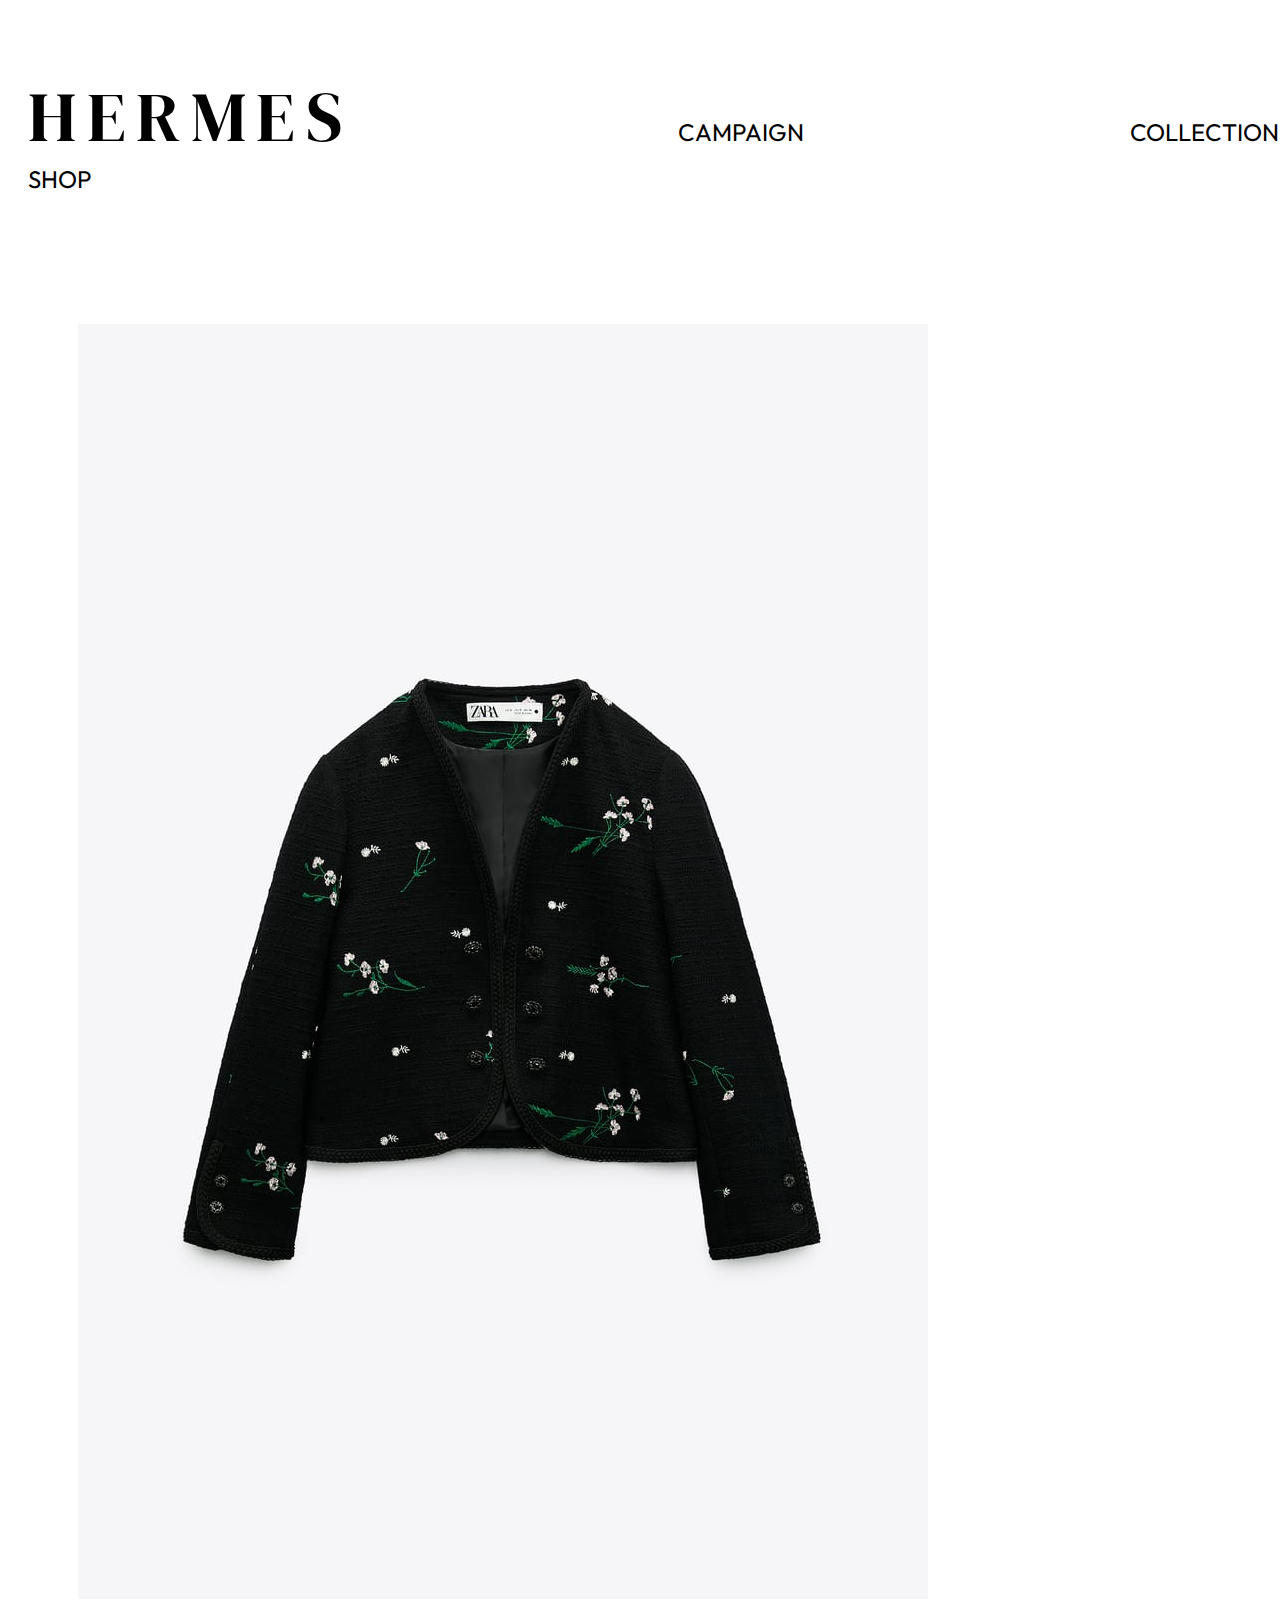
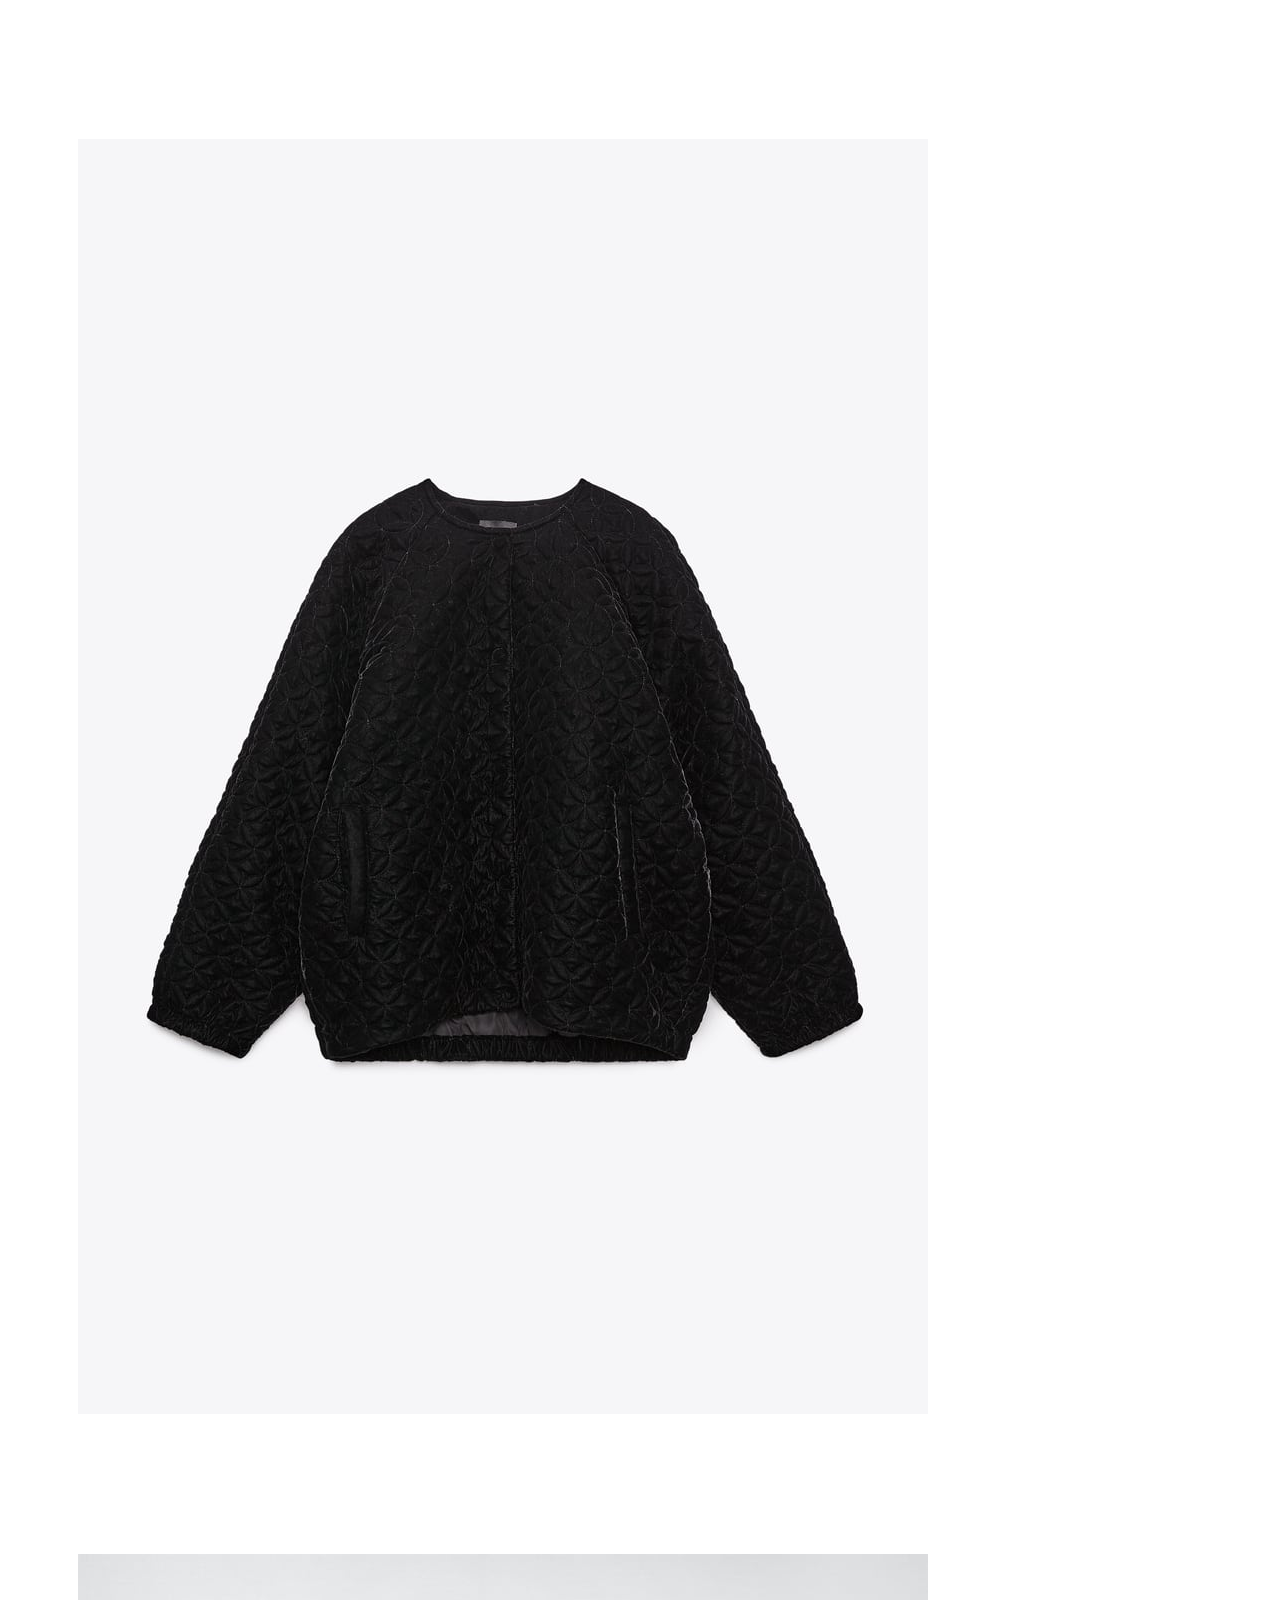
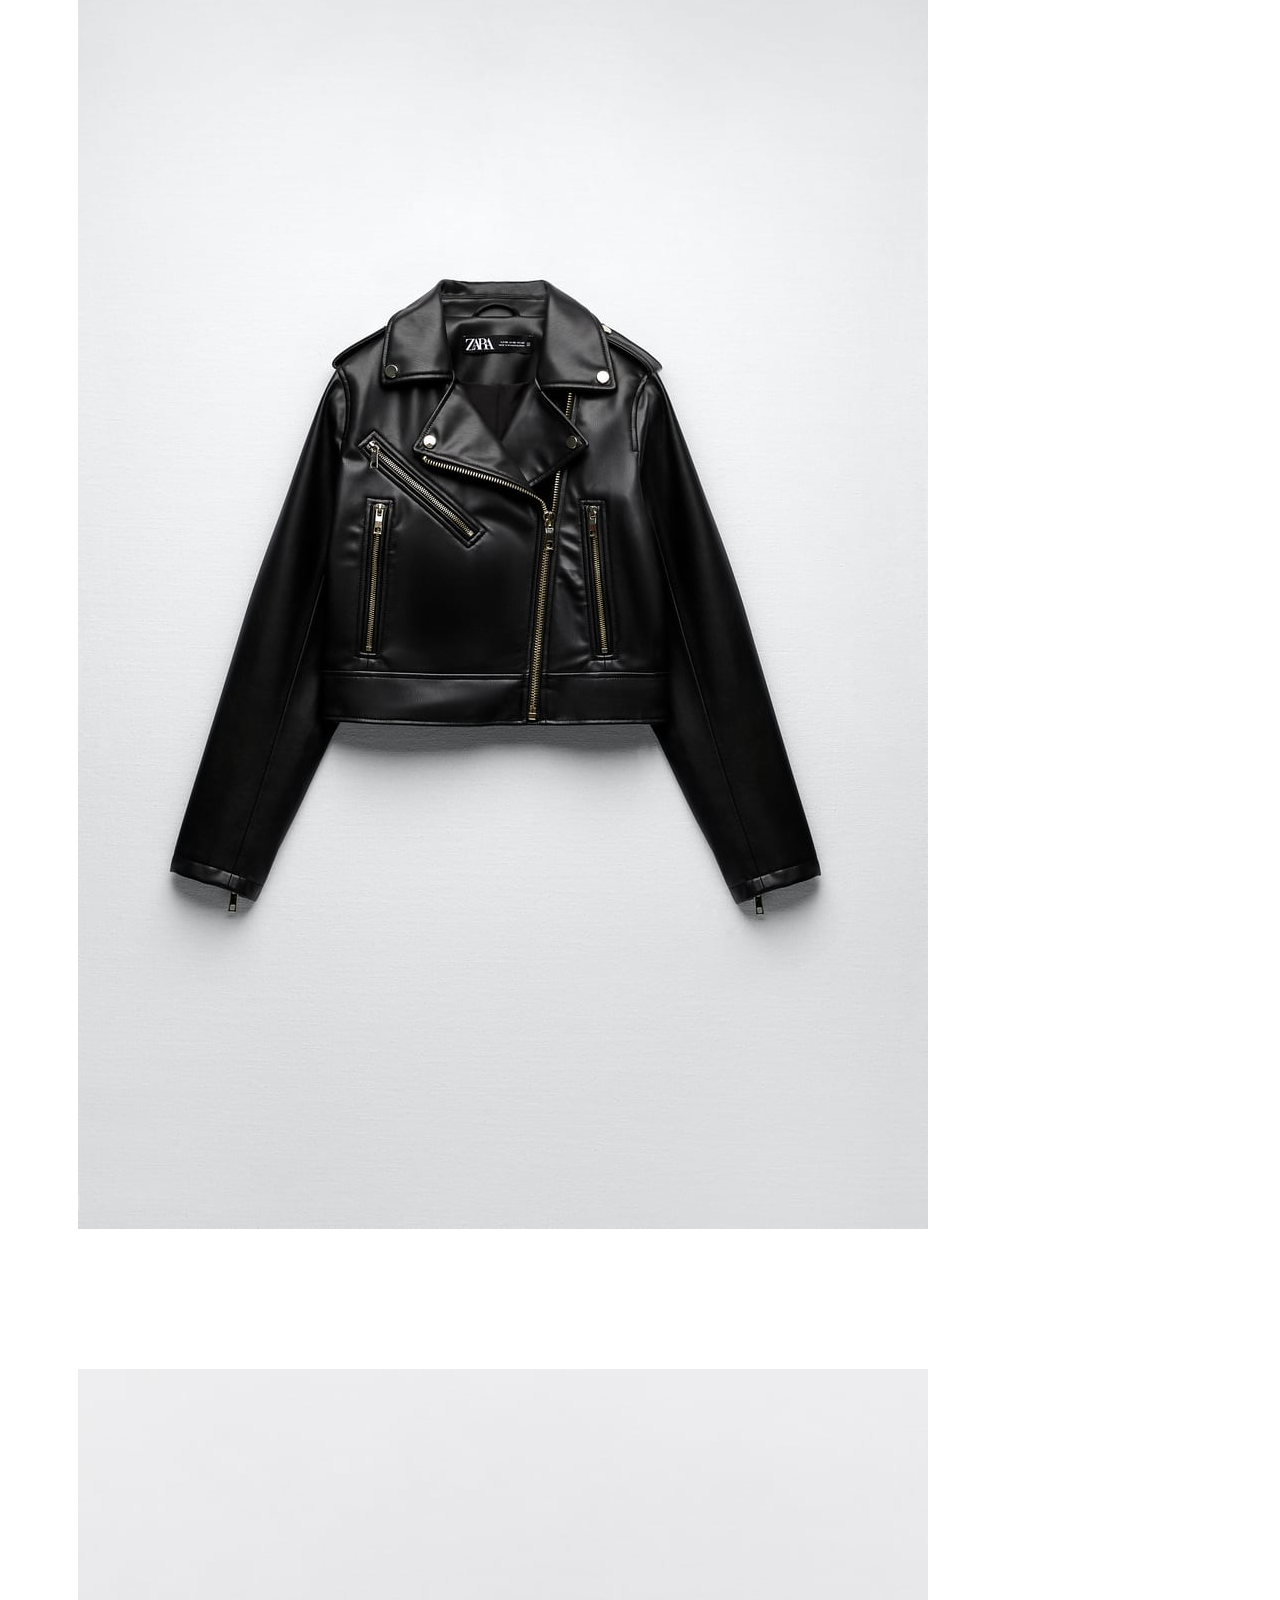
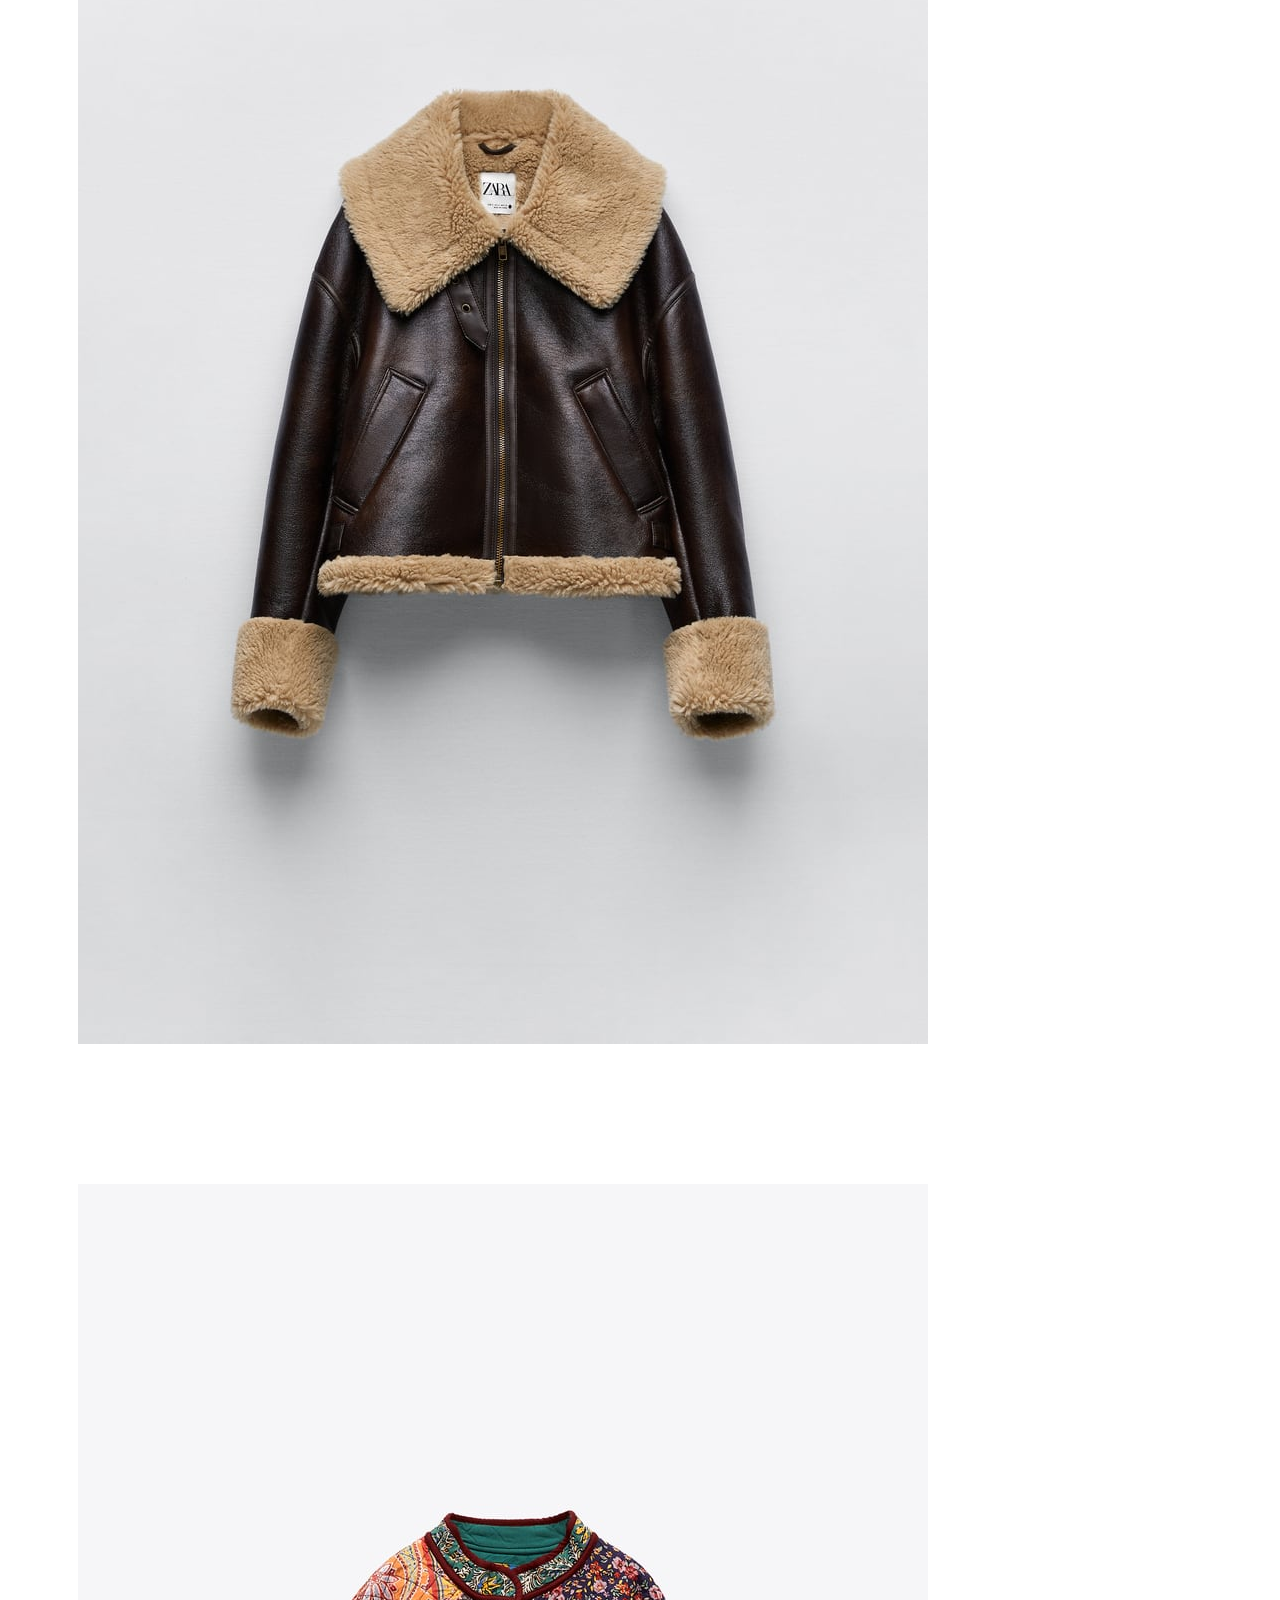
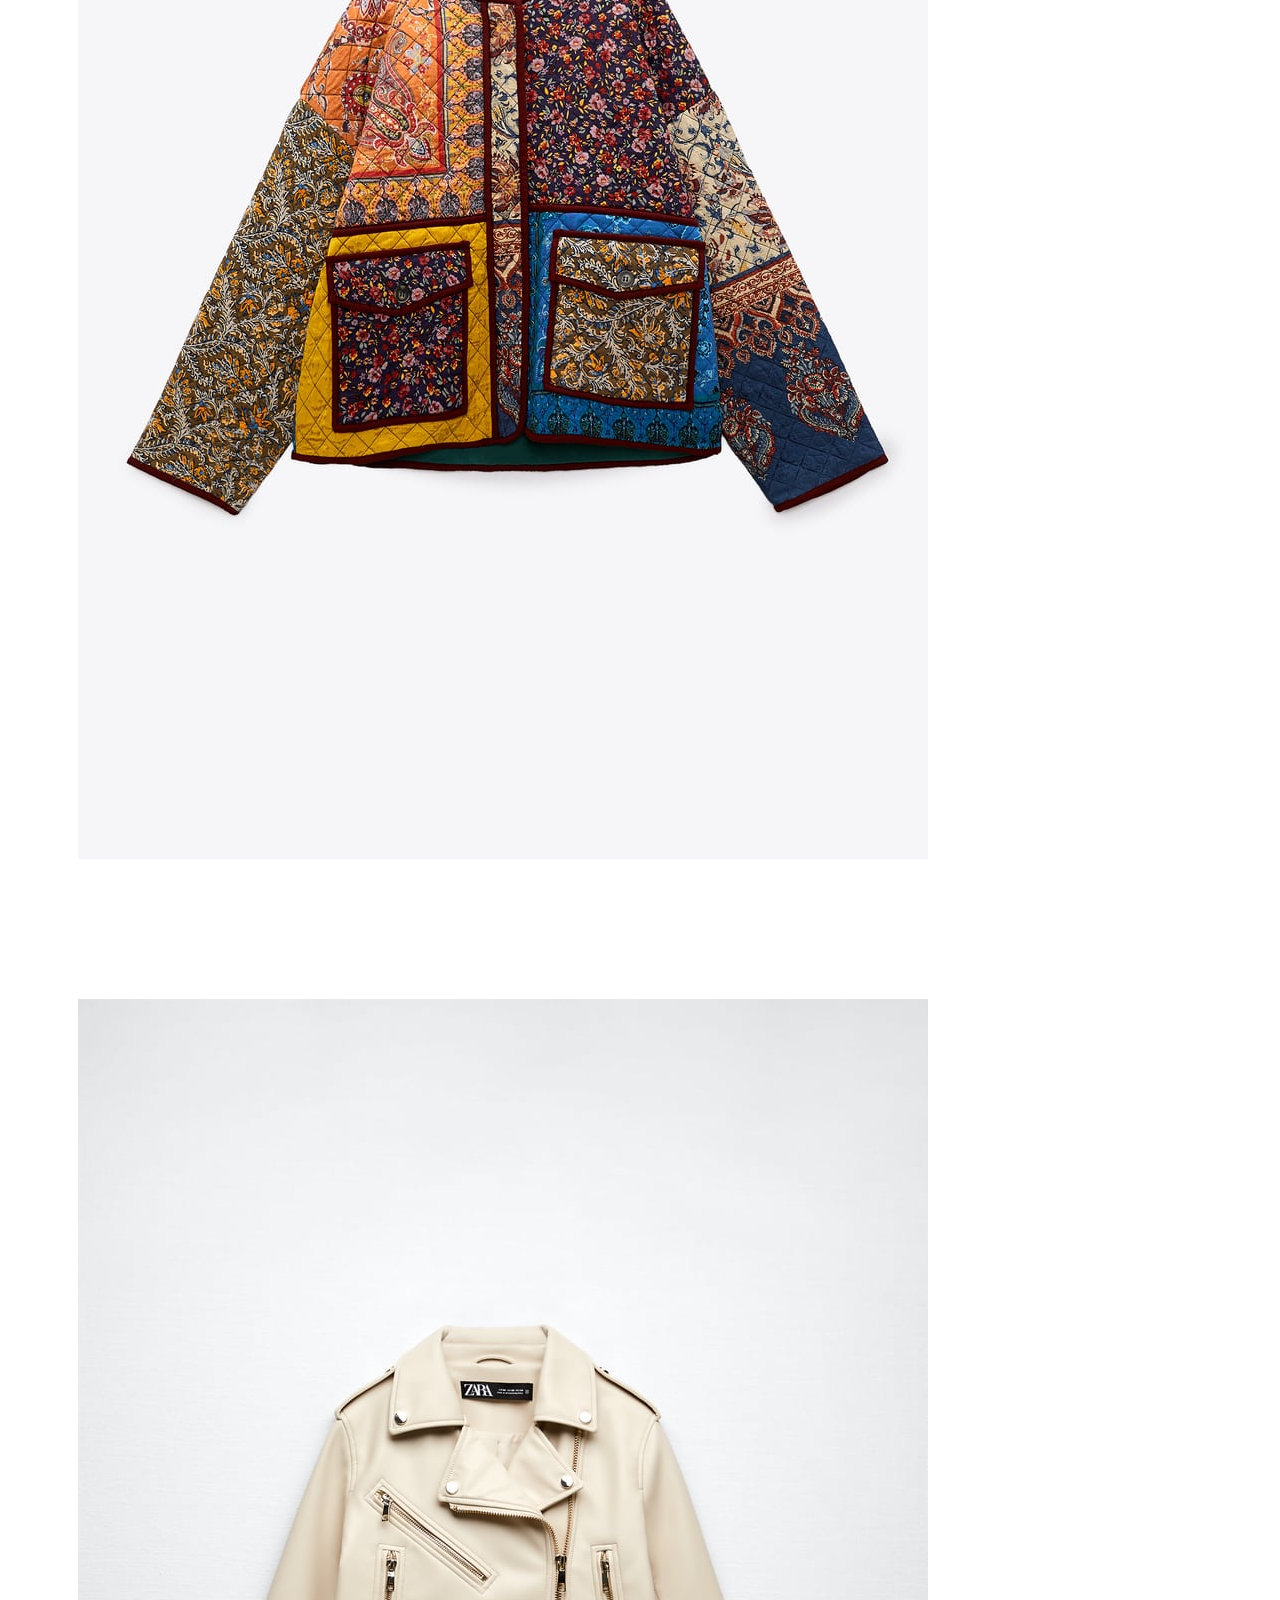
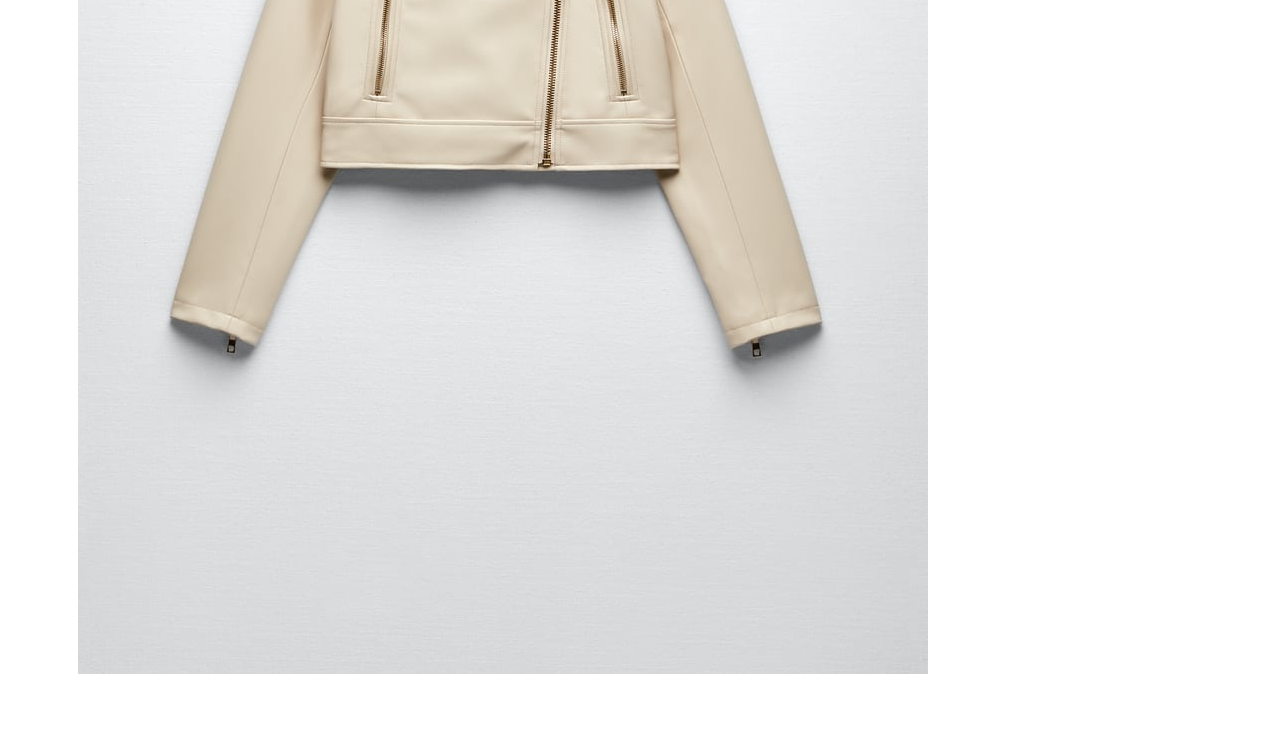
<file: collection.html>
<!DOCTYPE html>
<html lang="en">
<head>
    <meta charset="UTF-8">
    <meta http-equiv="X-UA-Compatible" content="IE=edge">
    <meta name="viewport" content="width=device-width, initial-scale=1.0">
    <title>HERMES</title>
    <link rel="stylesheet" href="styleCollection.css">
</head>
<body>
     <header>
        <nav>
            <span class="logo">HERMES</span>
            
            <a href="#" class="campaign" onclick="alert('COMING SOON!')">CAMPAIGN <span></span></a>
            <a href="#" class="collection" onclick="myFunction()">COLLECTION <span></span></a>
            <a href="#" class="shop" onclick="alert('COMING SOON!')">SHOP <span></span></a>
        </nav>
    </header>

    <div class="img-grid">
        <img src="img/4786044800_6_1_1.jpg" alt="">
        <img src="img/2969049800_6_1_1.jpg" alt="">
        <img src="img/3046050800_6_1_1.jpg" alt="">
        <img src="img/2969047083_6_1_1.jpg" alt="">
        <img src="img/7521046330_6_1_1.jpg" alt="">
        <img src="img/3046050712_6_1_1.jpg" alt="">
    </div>

    <script>
        function myFunction() {
            window.location.href="./collection.html";
        }
        </script>
</body>
</html>
</file>
<file: styleCollection.css>
@import url('https://fonts.googleapis.com/css2?family=Roboto:ital@1&display=swap');@import url('https://fonts.googleapis.com/css2?family=Outfit:wght@700&family=Roboto:wght@100&display=swap');
@import url('https://fonts.googleapis.com/css2?family=DM+Serif+Display&display=swap');

header { 
    padding: 60px 0;
    margin-left: 20px;
    width: 99%;
    text-align: justify;
}

nav {
    word-spacing: 20em;
    text-align: end;
    display: inline;
}

nav .campaign{
    color: black;
    text-decoration: none;
    font-size: x-large;
    font-family: 'Outfit', sans-serif;
}

nav .collection {
    color: black;
    text-decoration: none;
    font-size: x-large;
    font-family: 'Outfit', sans-serif;
}

nav .shop {
    color: black;
    text-decoration: none;
    font-size: x-large;
    font-family: 'Outfit', sans-serif;
}

.logo{
    font-family: 'DM Serif Display';
    font-size: 70px;
    letter-spacing: 0.15em;
}

.img-grid {
    display: block grid;
    grid-template-columns: auto;
}

.img-grid img {
    padding: 70px;
}
</file>
